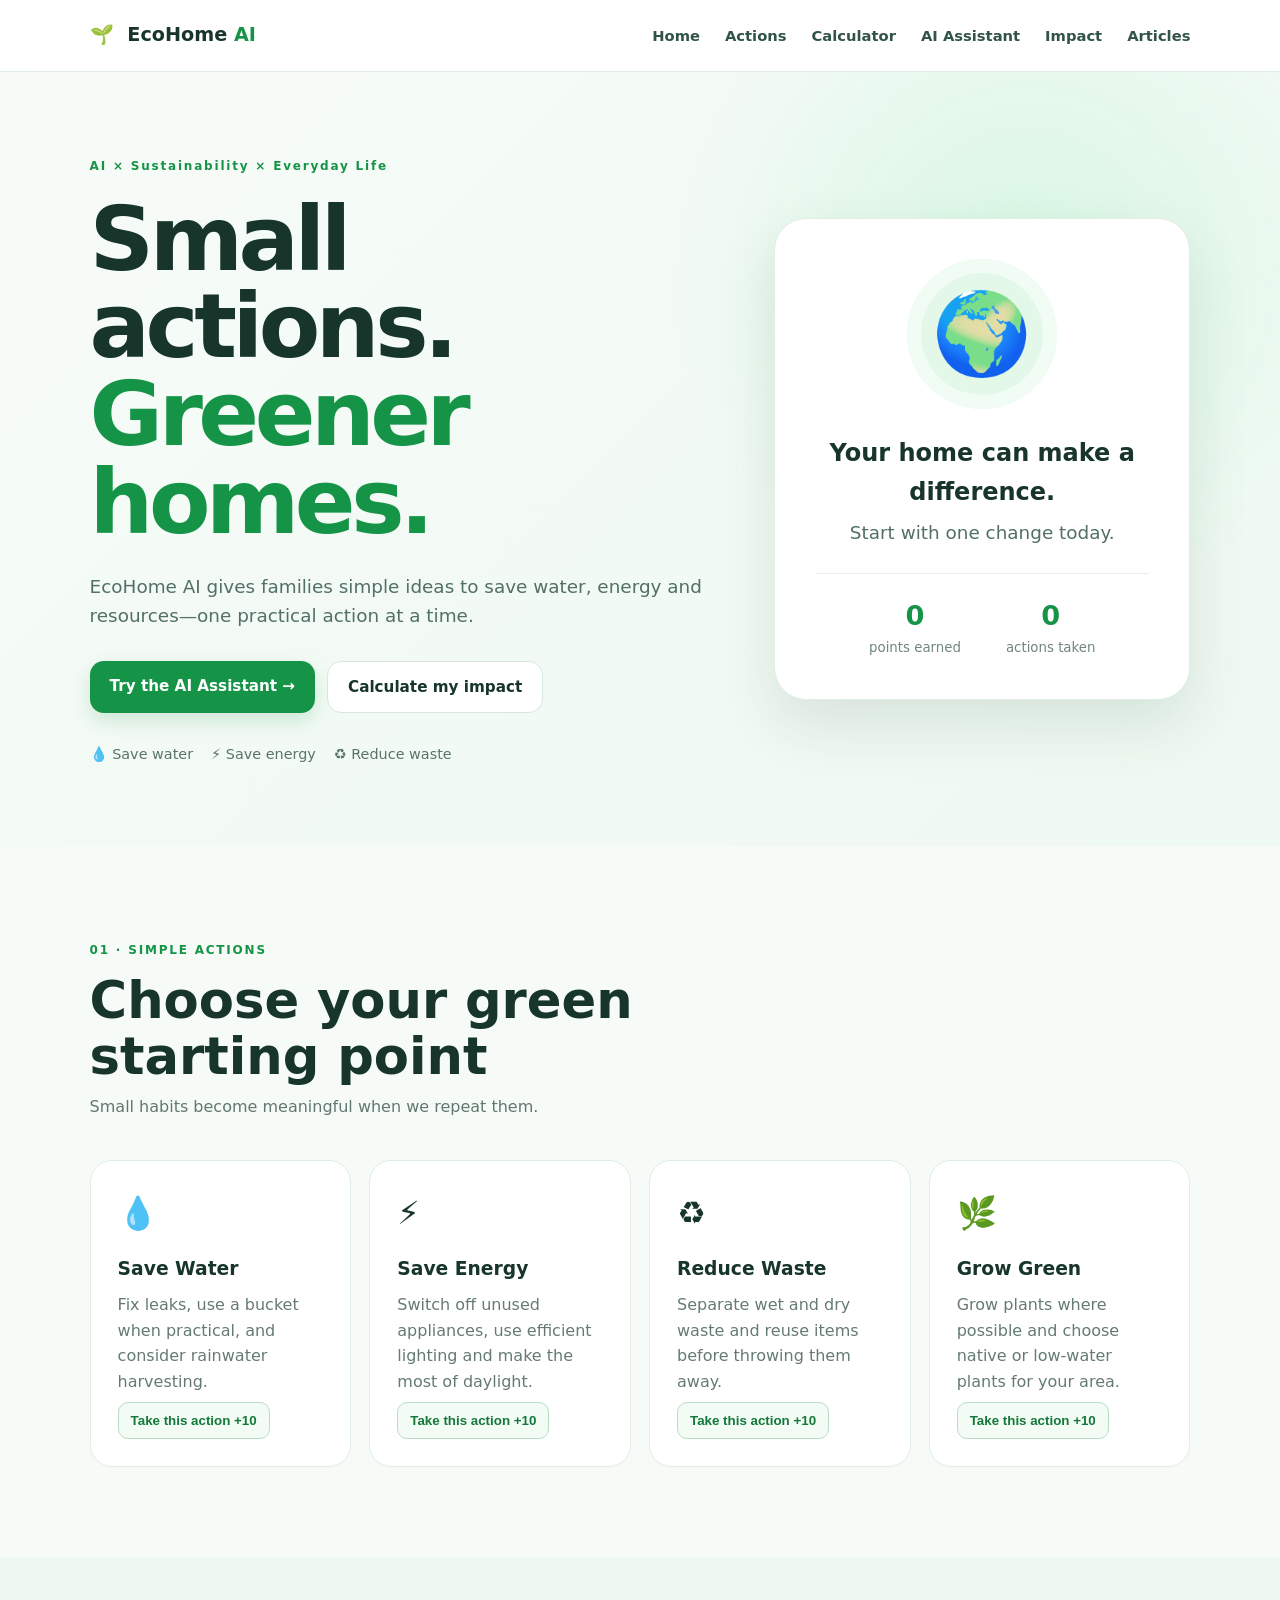
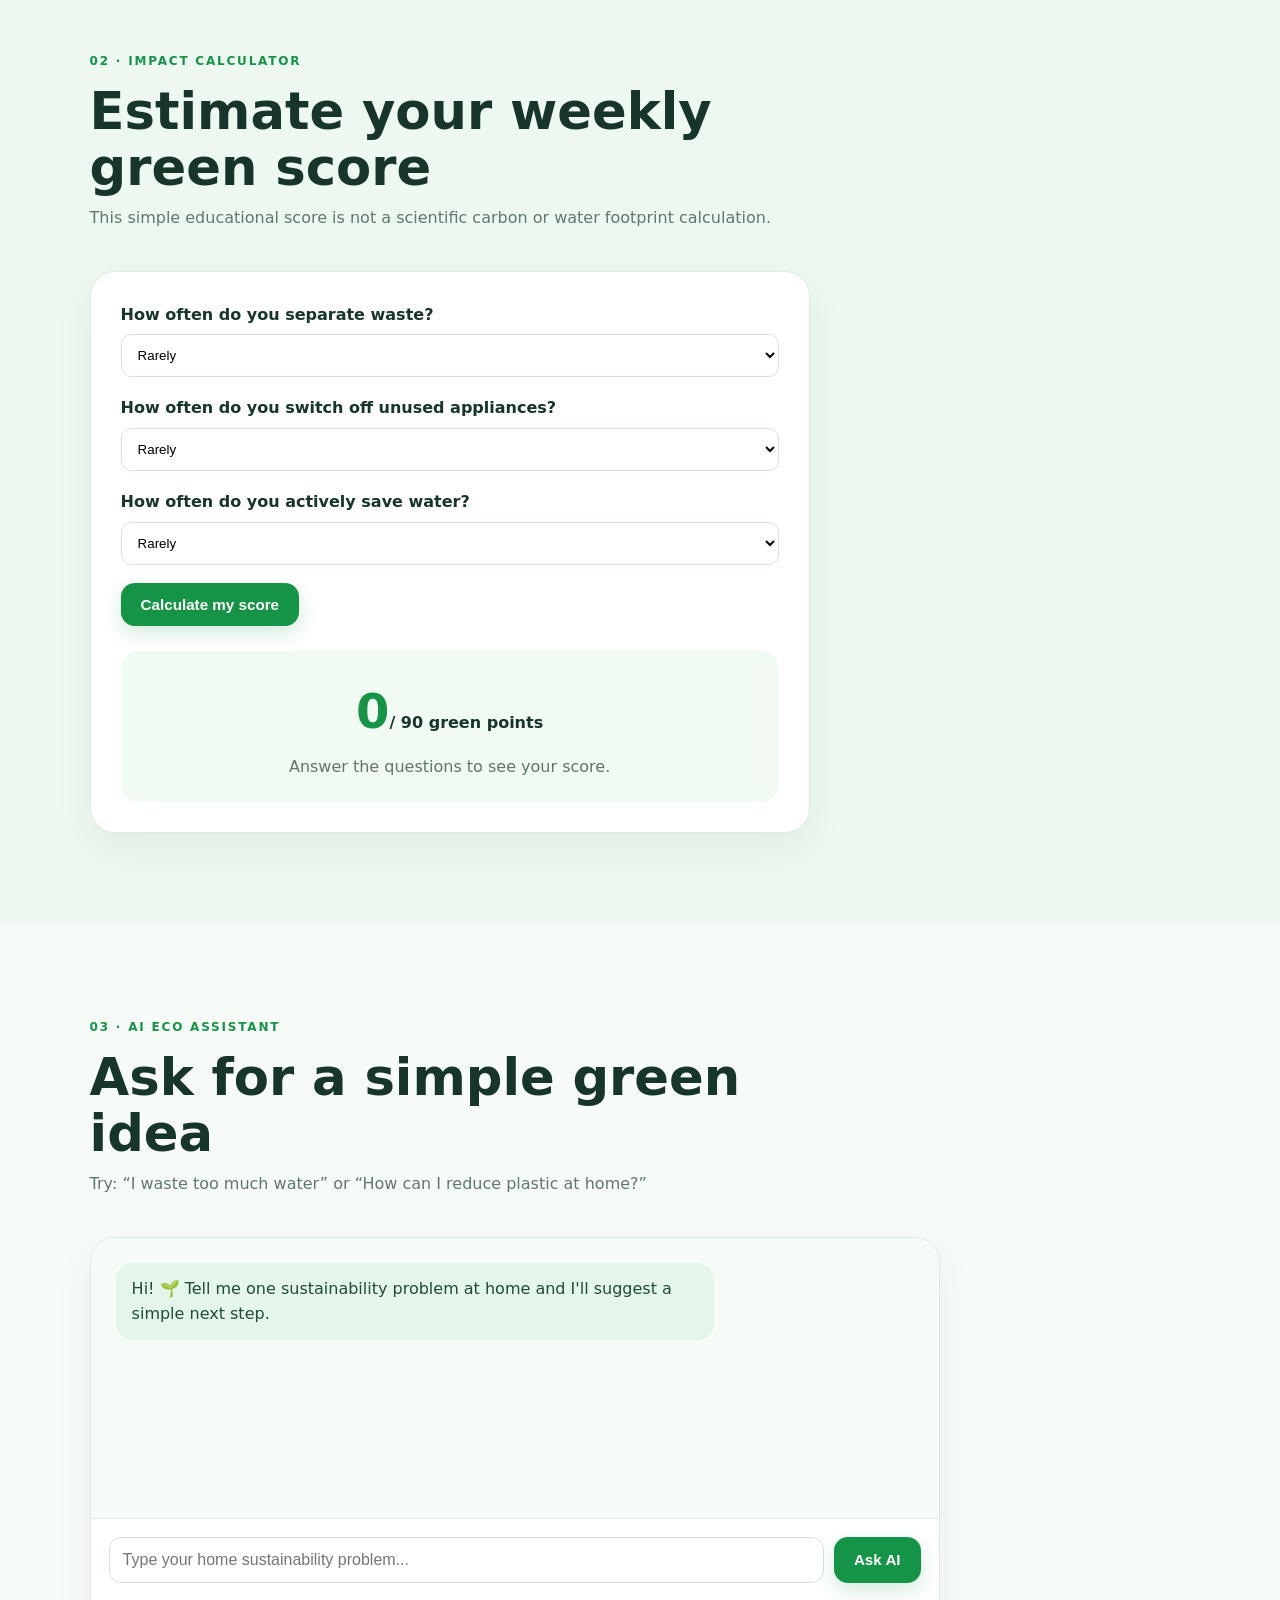
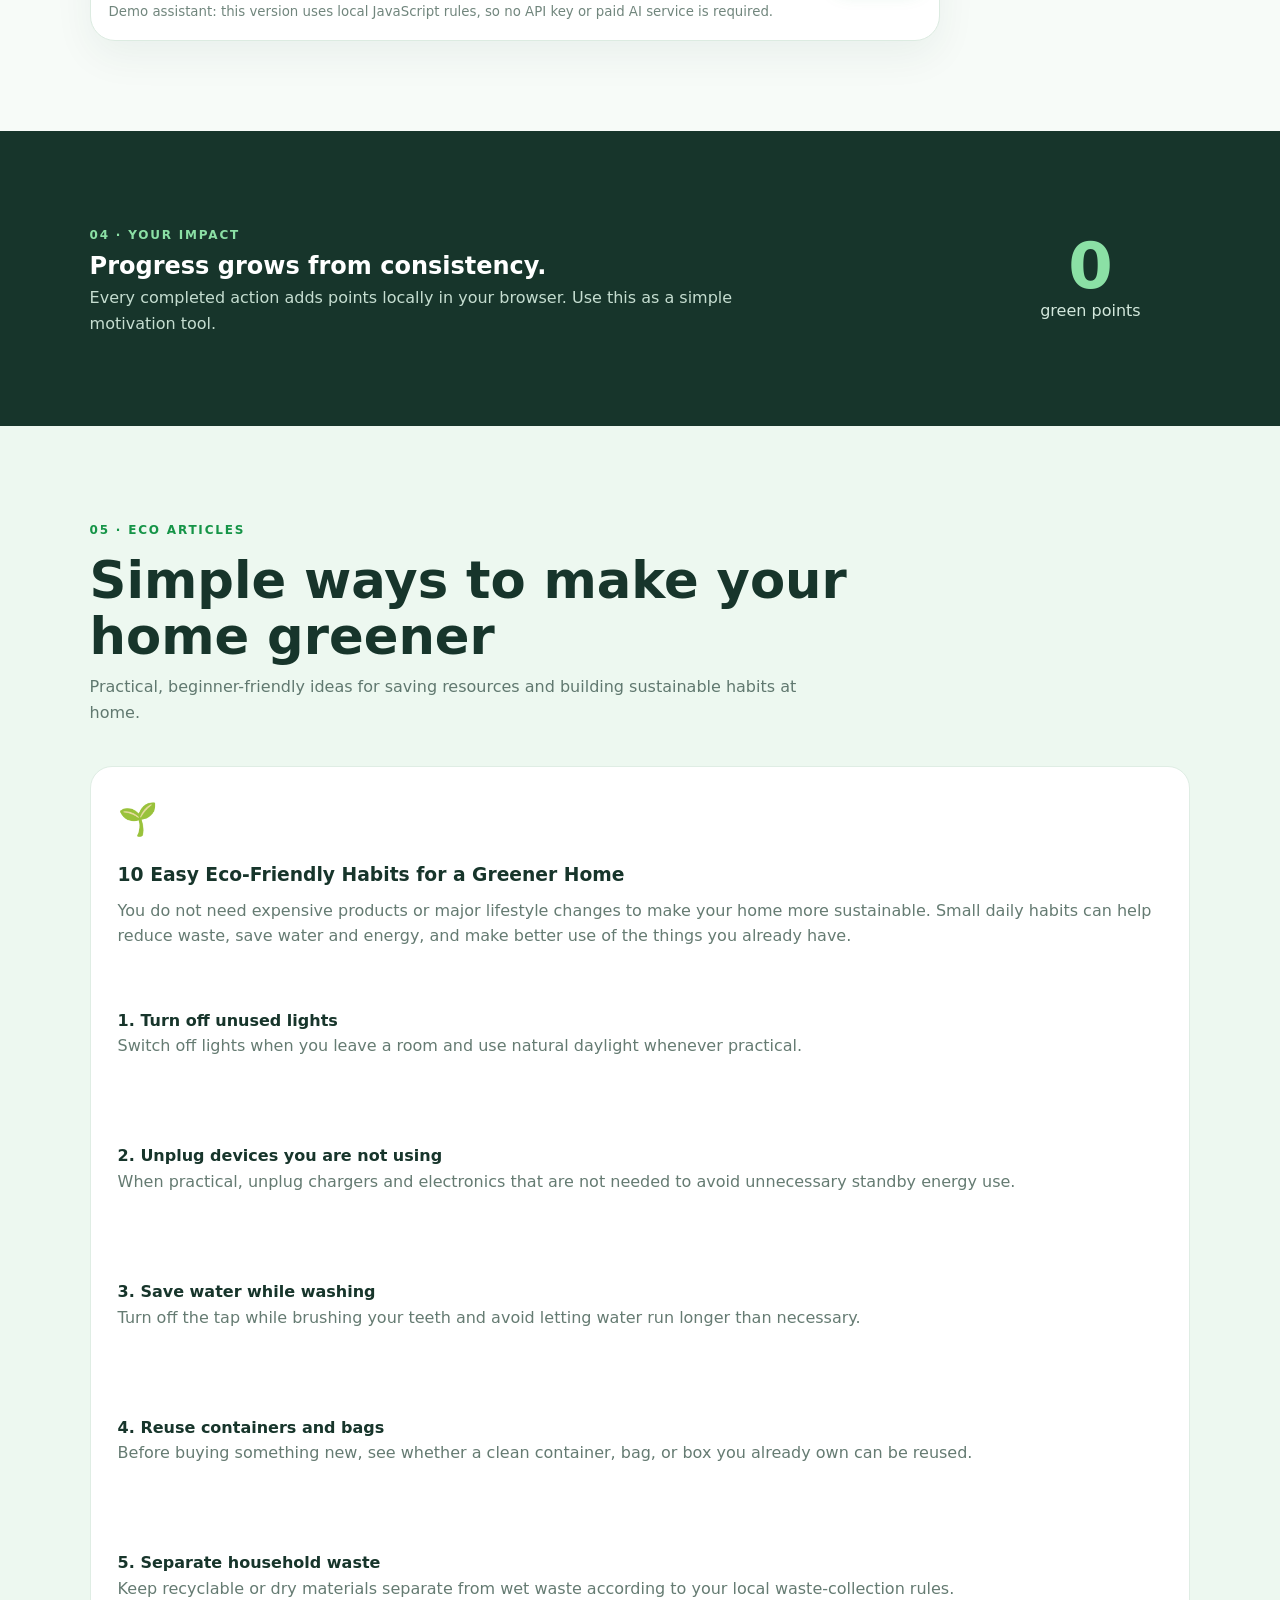
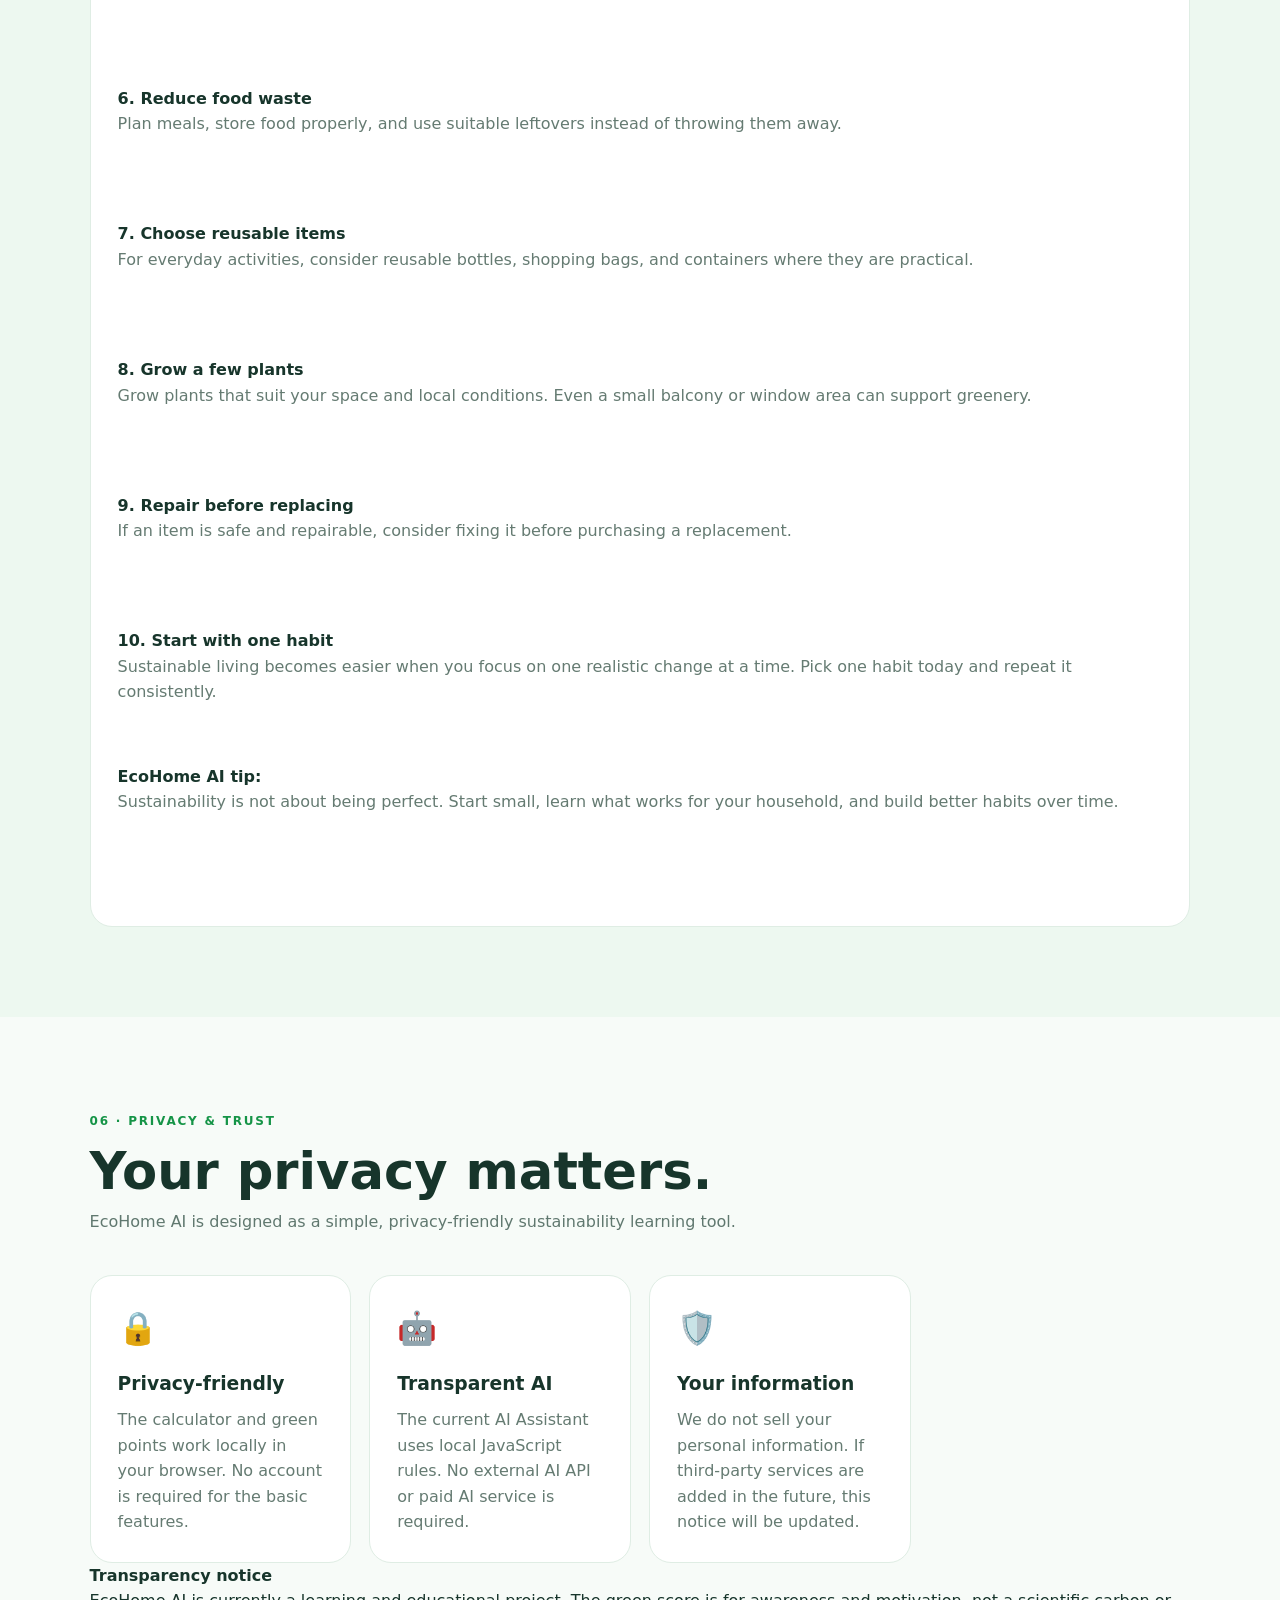
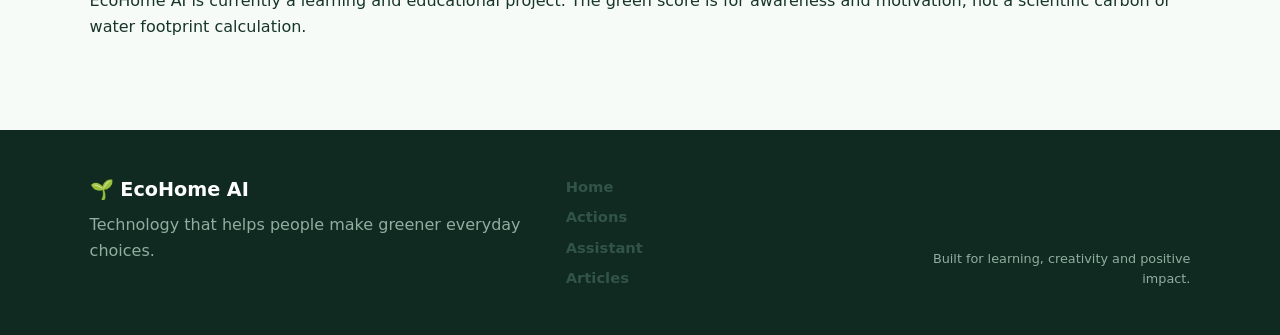
<file: Index.html>
<!DOCTYPE html>
<html lang="en">
<head>
  <meta charset="UTF-8" />
  <meta name="viewport" content="width=device-width, initial-scale=1.0" />
  <meta name="description" content="EcoHome AI helps households make simple, practical sustainable choices." />
  <title>EcoHome AI | Small Actions. Greener Homes.</title>
  <link rel="stylesheet" href="styles.css" />
</head>
<body>
  <header class="nav">
    <a class="brand" href="#home"><span>🌱</span> EcoHome <b>AI</b></a>
    <button class="menu" aria-label="Open menu">☰</button>
    <nav>
      <a href="#home">Home</a>
      <a href="#actions">Actions</a>
      <a href="#calculator">Calculator</a>
      <a href="#assistant">AI Assistant</a>
      <a href="#impact">Impact</a>
      <a href="#articles">Articles</a>
    </nav>
  </header>

  <main>
    <section id="home" class="hero">
      <div class="hero-copy">
        <span class="eyebrow">AI × Sustainability × Everyday Life</span>
        <h1>Small actions.<br><span>Greener homes.</span></h1>
        <p>EcoHome AI gives families simple ideas to save water, energy and resources—one practical action at a time.</p>
        <div class="hero-buttons">
          <a class="btn primary" href="#assistant">Try the AI Assistant →</a>
          <a class="btn secondary" href="#calculator">Calculate my impact</a>
        </div>
        <div class="trust-row">
          <span>💧 Save water</span><span>⚡ Save energy</span><span>♻️ Reduce waste</span>
        </div>
      </div>
      <div class="hero-card">
        <div class="orb">🌍</div>
        <h3>Your home can make a difference.</h3>
        <p>Start with one change today.</p>
        <div class="mini-stats"><div><strong id="heroPoints">0</strong><small>points earned</small></div><div><strong id="heroActions">0</strong><small>actions taken</small></div></div>
      </div>
    </section>

    <section id="actions" class="section">
      <div class="section-head">
        <span class="eyebrow">01 · SIMPLE ACTIONS</span>
        <h2>Choose your green starting point</h2>
        <p>Small habits become meaningful when we repeat them.</p>
      </div>
      <div class="cards">
        <article class="card">
          <div class="icon">💧</div><h3>Save Water</h3>
          <p>Fix leaks, use a bucket when practical, and consider rainwater harvesting.</p>
          <button class="action-btn" data-points="10">Take this action +10</button>
        </article>
        <article class="card">
          <div class="icon">⚡</div><h3>Save Energy</h3>
          <p>Switch off unused appliances, use efficient lighting and make the most of daylight.</p>
          <button class="action-btn" data-points="10">Take this action +10</button>
        </article>
        <article class="card">
          <div class="icon">♻️</div><h3>Reduce Waste</h3>
          <p>Separate wet and dry waste and reuse items before throwing them away.</p>
          <button class="action-btn" data-points="10">Take this action +10</button>
        </article>
        <article class="card">
          <div class="icon">🌿</div><h3>Grow Green</h3>
          <p>Grow plants where possible and choose native or low-water plants for your area.</p>
          <button class="action-btn" data-points="10">Take this action +10</button>
        </article>
      </div>
    </section>

    <section id="calculator" class="section alt">
      <div class="section-head">
        <span class="eyebrow">02 · IMPACT CALCULATOR</span>
        <h2>Estimate your weekly green score</h2>
        <p>This simple educational score is not a scientific carbon or water footprint calculation.</p>
      </div>
      <div class="calculator">
        <label>How often do you separate waste?
          <select id="waste"><option value="0">Rarely</option><option value="10">Sometimes</option><option value="20">Usually</option><option value="30">Always</option></select>
        </label>
        <label>How often do you switch off unused appliances?
          <select id="energy"><option value="0">Rarely</option><option value="10">Sometimes</option><option value="20">Usually</option><option value="30">Always</option></select>
        </label>
        <label>How often do you actively save water?
          <select id="water"><option value="0">Rarely</option><option value="10">Sometimes</option><option value="20">Usually</option><option value="30">Always</option></select>
        </label>
        <button class="btn primary" id="calculate">Calculate my score</button>
        <div class="score" id="scoreBox"><strong id="score">0</strong><span>/ 90 green points</span><p id="scoreMessage">Answer the questions to see your score.</p></div>
      </div>
    </section>

    <section id="assistant" class="section">
      <div class="section-head">
        <span class="eyebrow">03 · AI ECO ASSISTANT</span>
        <h2>Ask for a simple green idea</h2>
        <p>Try: “I waste too much water” or “How can I reduce plastic at home?”</p>
      </div>
      <div class="assistant">
        <div class="chat" id="chat">
          <div class="bubble bot">Hi! 🌱 Tell me one sustainability problem at home and I'll suggest a simple next step.</div>
        </div>
        <form id="chatForm" class="chat-form">
          <input id="userInput" placeholder="Type your home sustainability problem..." autocomplete="off" />
          <button class="btn primary" type="submit">Ask AI</button>
        </form>
        <small class="note">Demo assistant: this version uses local JavaScript rules, so no API key or paid AI service is required.</small>
      </div>
    </section>

    <section id="impact" class="section impact">
      <div>
        <span class="eyebrow">04 · YOUR IMPACT</span>
        <h2>Progress grows from consistency.</h2>
        <p>Every completed action adds points locally in your browser. Use this as a simple motivation tool.</p>
      </div>
      <div class="impact-number"><strong id="impactPoints">0</strong><span>green points</span></div>
    </section>


    <!-- ARTICLES -->
    <section id="articles" class="section alt">
      <div class="section-head">
        <span class="eyebrow">05 · ECO ARTICLES</span>
        <h2>Simple ways to make your home greener</h2>
        <p>Practical, beginner-friendly ideas for saving resources and building sustainable habits at home.</p>
      </div>

      <article class="card">
        <div class="icon">🌱</div>
        <h3>10 Easy Eco-Friendly Habits for a Greener Home</h3>
        <p>
          You do not need expensive products or major lifestyle changes to make your
          home more sustainable. Small daily habits can help reduce waste, save
          water and energy, and make better use of the things you already have.
        </p>

        <h4>1. Turn off unused lights</h4>
        <p>Switch off lights when you leave a room and use natural daylight whenever practical.</p>

        <h4>2. Unplug devices you are not using</h4>
        <p>When practical, unplug chargers and electronics that are not needed to avoid unnecessary standby energy use.</p>

        <h4>3. Save water while washing</h4>
        <p>Turn off the tap while brushing your teeth and avoid letting water run longer than necessary.</p>

        <h4>4. Reuse containers and bags</h4>
        <p>Before buying something new, see whether a clean container, bag, or box you already own can be reused.</p>

        <h4>5. Separate household waste</h4>
        <p>Keep recyclable or dry materials separate from wet waste according to your local waste-collection rules.</p>

        <h4>6. Reduce food waste</h4>
        <p>Plan meals, store food properly, and use suitable leftovers instead of throwing them away.</p>

        <h4>7. Choose reusable items</h4>
        <p>For everyday activities, consider reusable bottles, shopping bags, and containers where they are practical.</p>

        <h4>8. Grow a few plants</h4>
        <p>Grow plants that suit your space and local conditions. Even a small balcony or window area can support greenery.</p>

        <h4>9. Repair before replacing</h4>
        <p>If an item is safe and repairable, consider fixing it before purchasing a replacement.</p>

        <h4>10. Start with one habit</h4>
        <p>
          Sustainable living becomes easier when you focus on one realistic change at a time.
          Pick one habit today and repeat it consistently.
        </p>

        <div class="privacy-note">
          <strong>EcoHome AI tip:</strong>
          <p>
            Sustainability is not about being perfect. Start small, learn what works
            for your household, and build better habits over time.
          </p>
        </div>
      </article>
    </section>

    <!-- PRIVACY & TRUST -->
    <section id="privacy" class="section privacy">
      <div class="section-head">
        <span class="eyebrow">06 · PRIVACY & TRUST</span>
        <h2>Your privacy matters.</h2>
        <p>
          EcoHome AI is designed as a simple, privacy-friendly
          sustainability learning tool.
        </p>
      </div>

      <div class="cards">
        <article class="card">
          <div class="icon">🔒</div>
          <h3>Privacy-friendly</h3>
          <p>
            The calculator and green points work locally in your
            browser. No account is required for the basic features.
          </p>
        </article>

        <article class="card">
          <div class="icon">🤖</div>
          <h3>Transparent AI</h3>
          <p>
            The current AI Assistant uses local JavaScript rules.
            No external AI API or paid AI service is required.
          </p>
        </article>

        <article class="card">
          <div class="icon">🛡️</div>
          <h3>Your information</h3>
          <p>
            We do not sell your personal information. If third-party
            services are added in the future, this notice will be updated.
          </p>
        </article>
      </div>

      <div class="privacy-note">
        <strong>Transparency notice</strong>
        <p>
          EcoHome AI is currently a learning and educational project.
          The green score is for awareness and motivation, not a
          scientific carbon or water footprint calculation.
        </p>
      </div>
    </section>

  </main>

  <footer>
    <div><strong>🌱 EcoHome AI</strong><p>Technology that helps people make greener everyday choices.</p></div>
    <div class="footer-links"><a href="#home">Home</a><a href="#actions">Actions</a><a href="#assistant">Assistant</a><a href="#articles">Articles</a></div>
    <p class="copyright">Built for learning, creativity and positive impact.</p>
  </footer>

  <script src="script.js"></script>
</body>
</html>
</file>
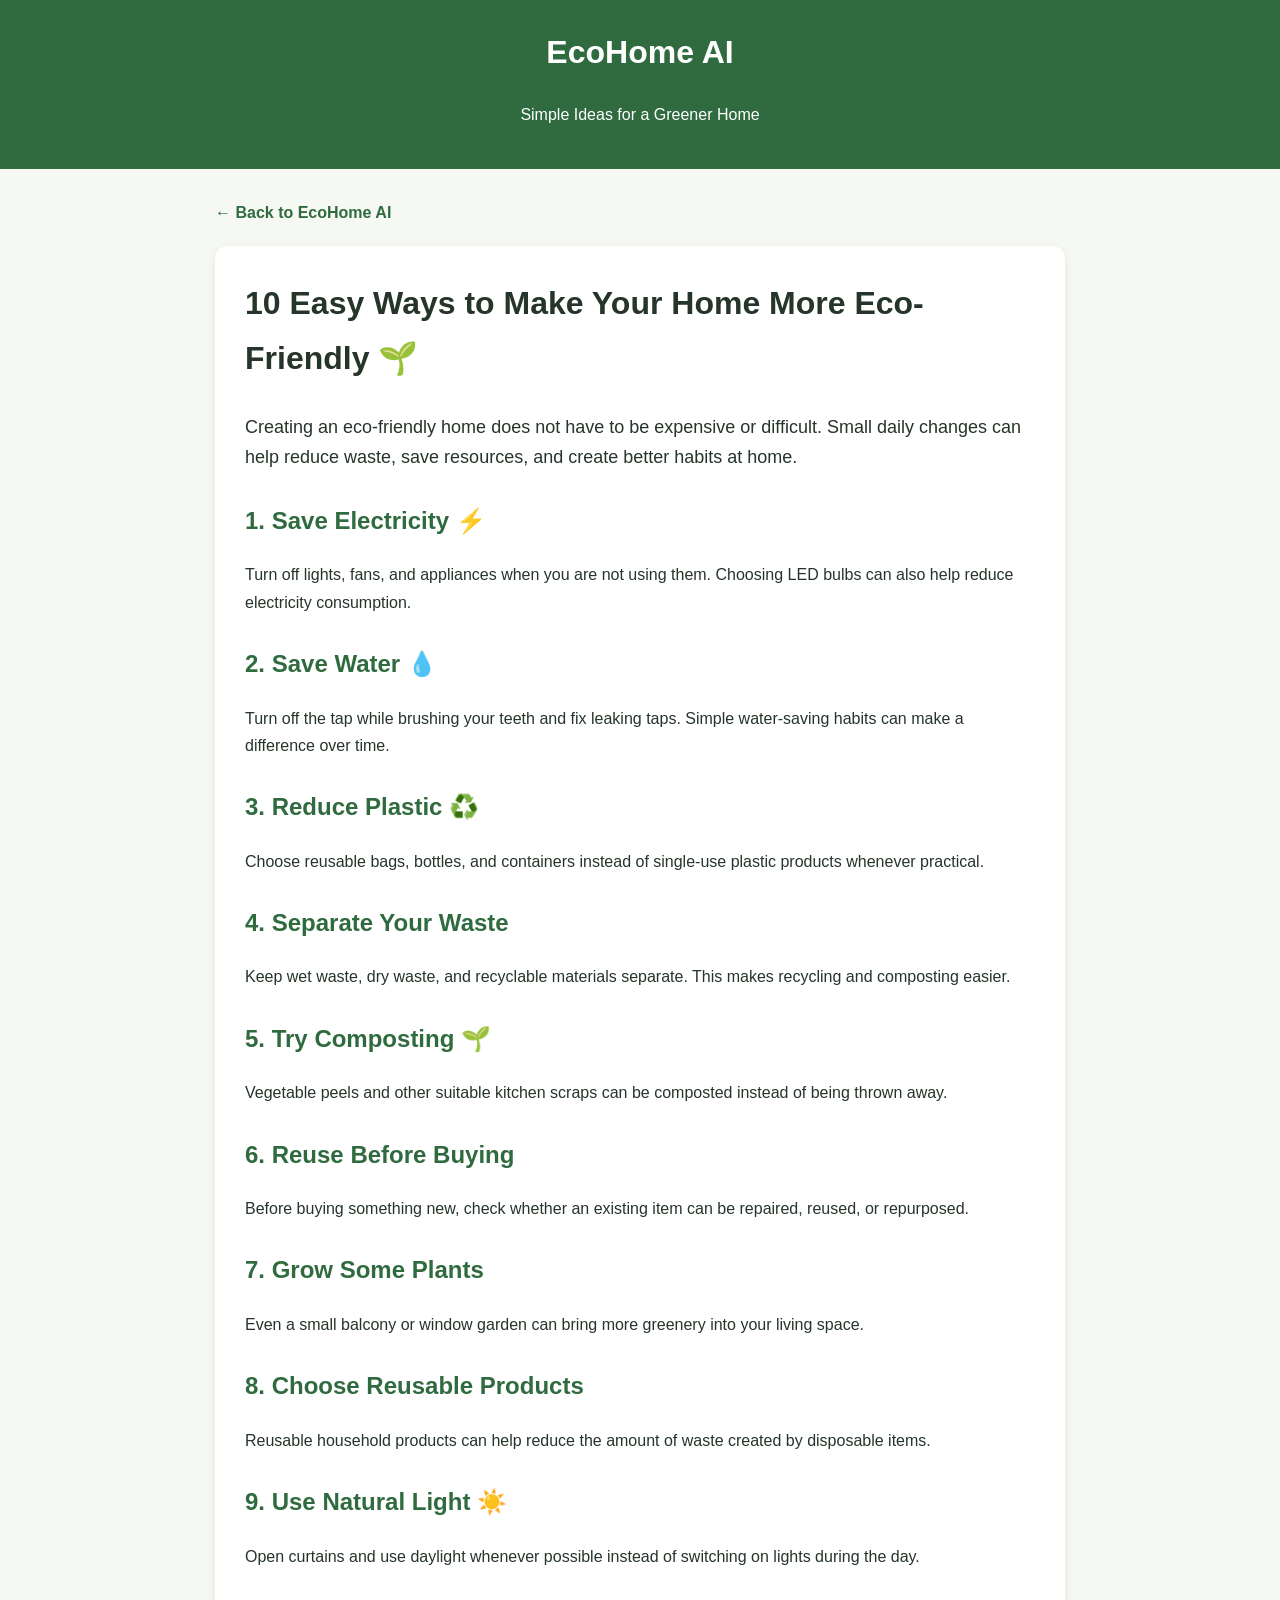
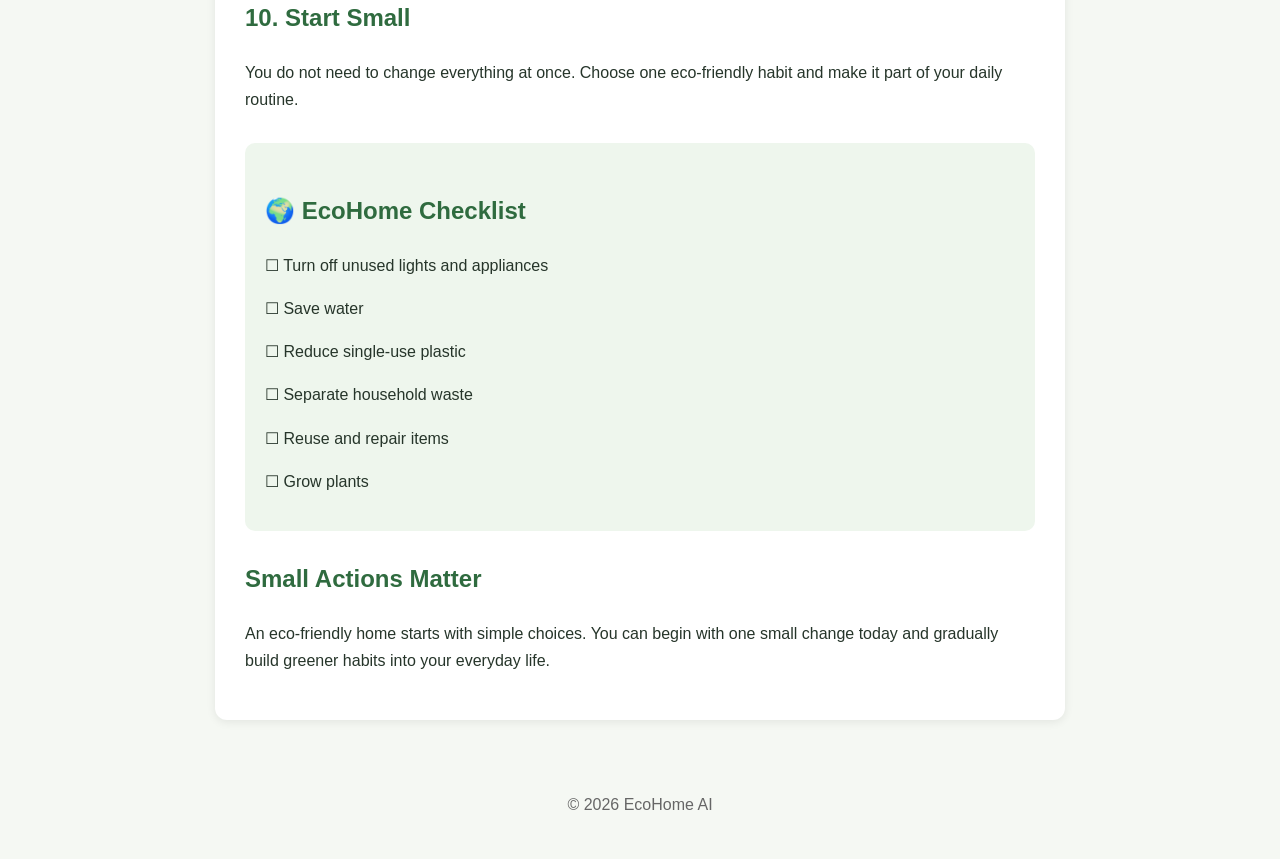
<file: eco-friendly-home.html>
<!DOCTYPE html>
<html lang="en">
<head>
  <meta charset="UTF-8">

  <meta name="viewport" content="width=device-width, initial-scale=1.0">

  <title>10 Easy Ways to Make Your Home More Eco-Friendly | EcoHome AI</title>

  <meta name="description"
        content="Discover 10 simple and practical ways to make your home more eco-friendly, save resources, reduce waste, and build greener daily habits.">

  <style>
    body {
      font-family: Arial, sans-serif;
      line-height: 1.7;
      margin: 0;
      background: #f5f8f3;
      color: #26352a;
    }

    header {
      background: #2f6b3f;
      color: white;
      padding: 25px 20px;
      text-align: center;
    }

    .container {
      max-width: 850px;
      margin: 30px auto;
      padding: 0 20px;
    }

    article {
      background: white;
      padding: 30px;
      border-radius: 12px;
      box-shadow: 0 2px 10px rgba(0,0,0,0.08);
    }

    h1 {
      margin-top: 0;
      font-size: 32px;
    }

    h2 {
      color: #2f6b3f;
      margin-top: 28px;
    }

    .intro {
      font-size: 18px;
    }

    .back {
      display: inline-block;
      margin-bottom: 20px;
      color: #2f6b3f;
      text-decoration: none;
      font-weight: bold;
    }

    .checklist {
      background: #eef6ed;
      padding: 20px;
      border-radius: 10px;
      margin-top: 30px;
    }

    footer {
      text-align: center;
      padding: 25px;
      color: #666;
    }

    @media (max-width: 600px) {
      article {
        padding: 20px;
      }

      h1 {
        font-size: 26px;
      }
    }
  </style>
</head>

<body>

<header>
  <h1>EcoHome AI</h1>
  <p>Simple Ideas for a Greener Home</p>
</header>

<div class="container">

  <a class="back" href="index.html">← Back to EcoHome AI</a>

  <article>

    <h1>10 Easy Ways to Make Your Home More Eco-Friendly 🌱</h1>

    <p class="intro">
      Creating an eco-friendly home does not have to be expensive or difficult.
      Small daily changes can help reduce waste, save resources, and create
      better habits at home.
    </p>

    <h2>1. Save Electricity ⚡</h2>
    <p>
      Turn off lights, fans, and appliances when you are not using them.
      Choosing LED bulbs can also help reduce electricity consumption.
    </p>

    <h2>2. Save Water 💧</h2>
    <p>
      Turn off the tap while brushing your teeth and fix leaking taps.
      Simple water-saving habits can make a difference over time.
    </p>

    <h2>3. Reduce Plastic ♻️</h2>
    <p>
      Choose reusable bags, bottles, and containers instead of
      single-use plastic products whenever practical.
    </p>

    <h2>4. Separate Your Waste</h2>
    <p>
      Keep wet waste, dry waste, and recyclable materials separate.
      This makes recycling and composting easier.
    </p>

    <h2>5. Try Composting 🌱</h2>
    <p>
      Vegetable peels and other suitable kitchen scraps can be composted
      instead of being thrown away.
    </p>

    <h2>6. Reuse Before Buying</h2>
    <p>
      Before buying something new, check whether an existing item can be
      repaired, reused, or repurposed.
    </p>

    <h2>7. Grow Some Plants</h2>
    <p>
      Even a small balcony or window garden can bring more greenery
      into your living space.
    </p>

    <h2>8. Choose Reusable Products</h2>
    <p>
      Reusable household products can help reduce the amount of waste
      created by disposable items.
    </p>

    <h2>9. Use Natural Light ☀️</h2>
    <p>
      Open curtains and use daylight whenever possible instead of
      switching on lights during the day.
    </p>

    <h2>10. Start Small</h2>
    <p>
      You do not need to change everything at once. Choose one
      eco-friendly habit and make it part of your daily routine.
    </p>

    <div class="checklist">

      <h2>🌍 EcoHome Checklist</h2>

      <p>☐ Turn off unused lights and appliances</p>
      <p>☐ Save water</p>
      <p>☐ Reduce single-use plastic</p>
      <p>☐ Separate household waste</p>
      <p>☐ Reuse and repair items</p>
      <p>☐ Grow plants</p>

    </div>

    <h2>Small Actions Matter</h2>

    <p>
      An eco-friendly home starts with simple choices. You can begin
      with one small change today and gradually build greener habits
      into your everyday life.
    </p>

  </article>

</div>

<footer>
  <p>© 2026 EcoHome AI</p>
</footer>

</body>
</html>
</file>
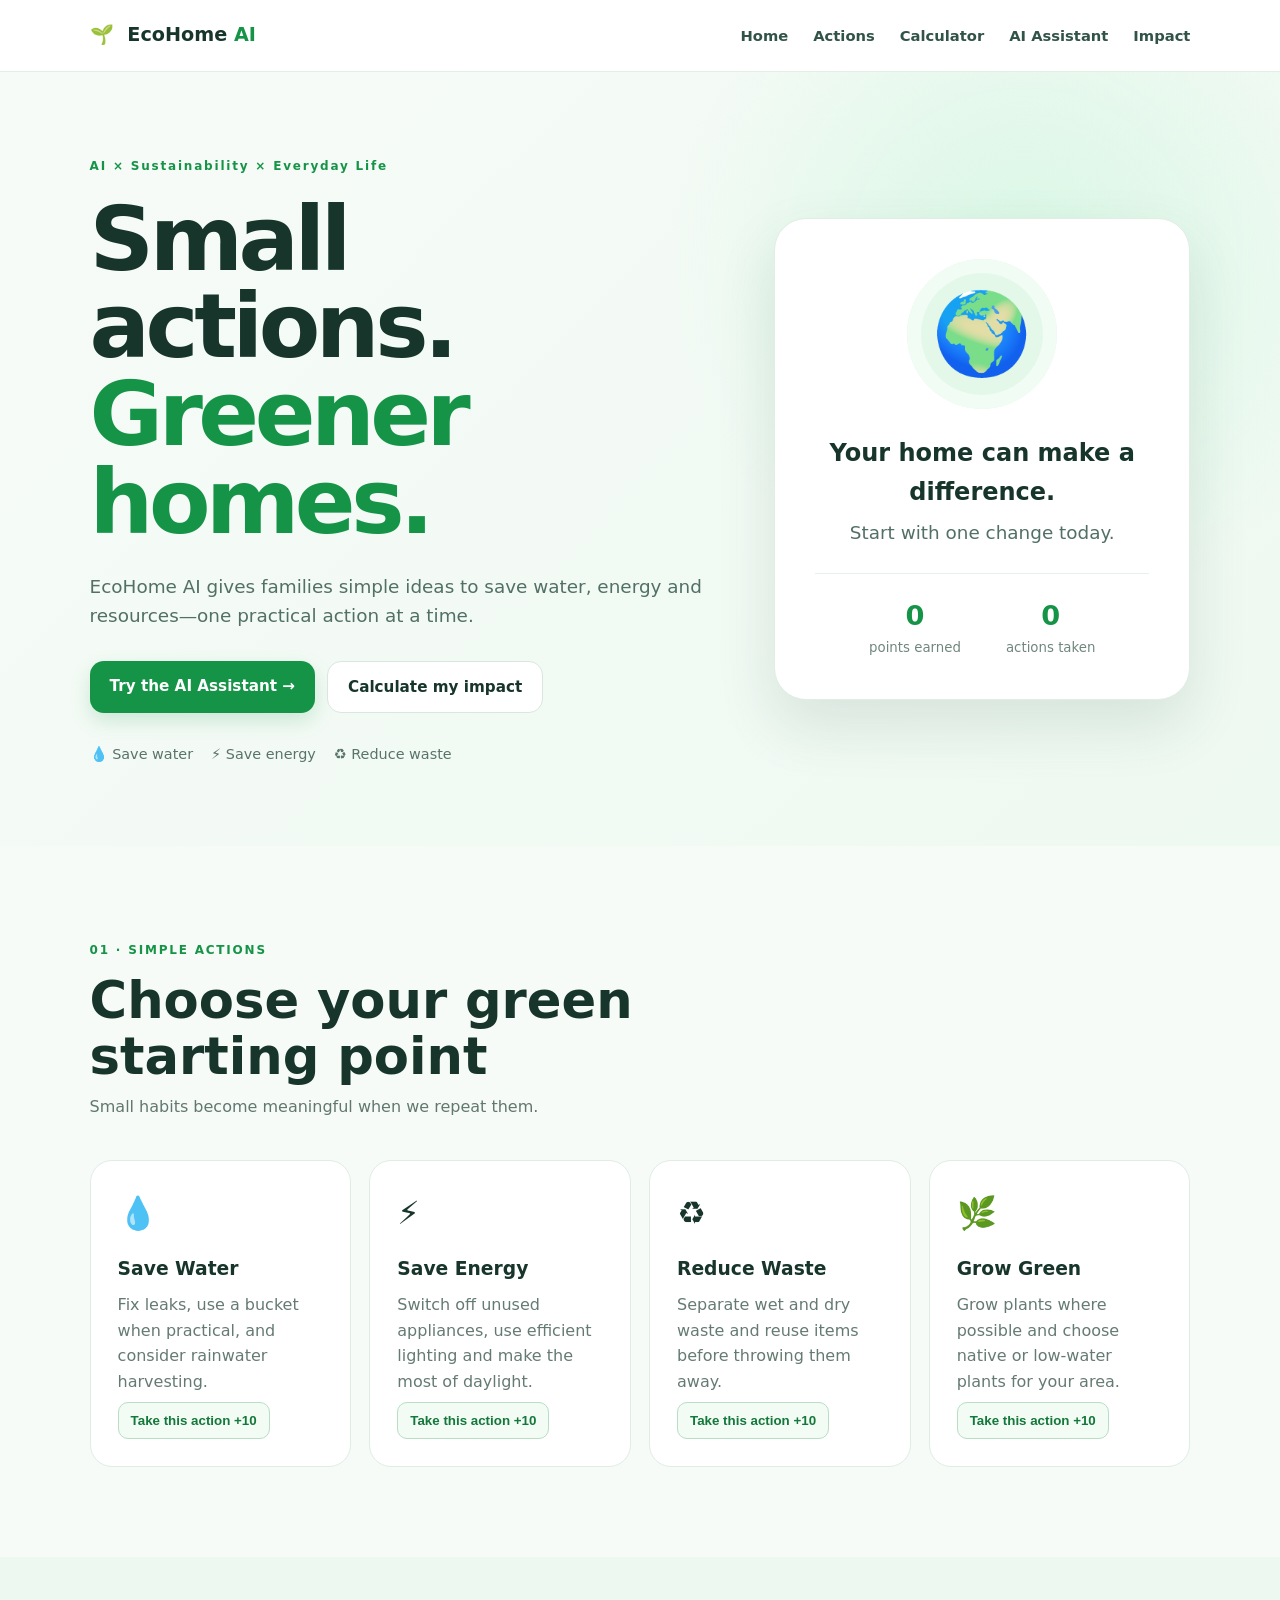
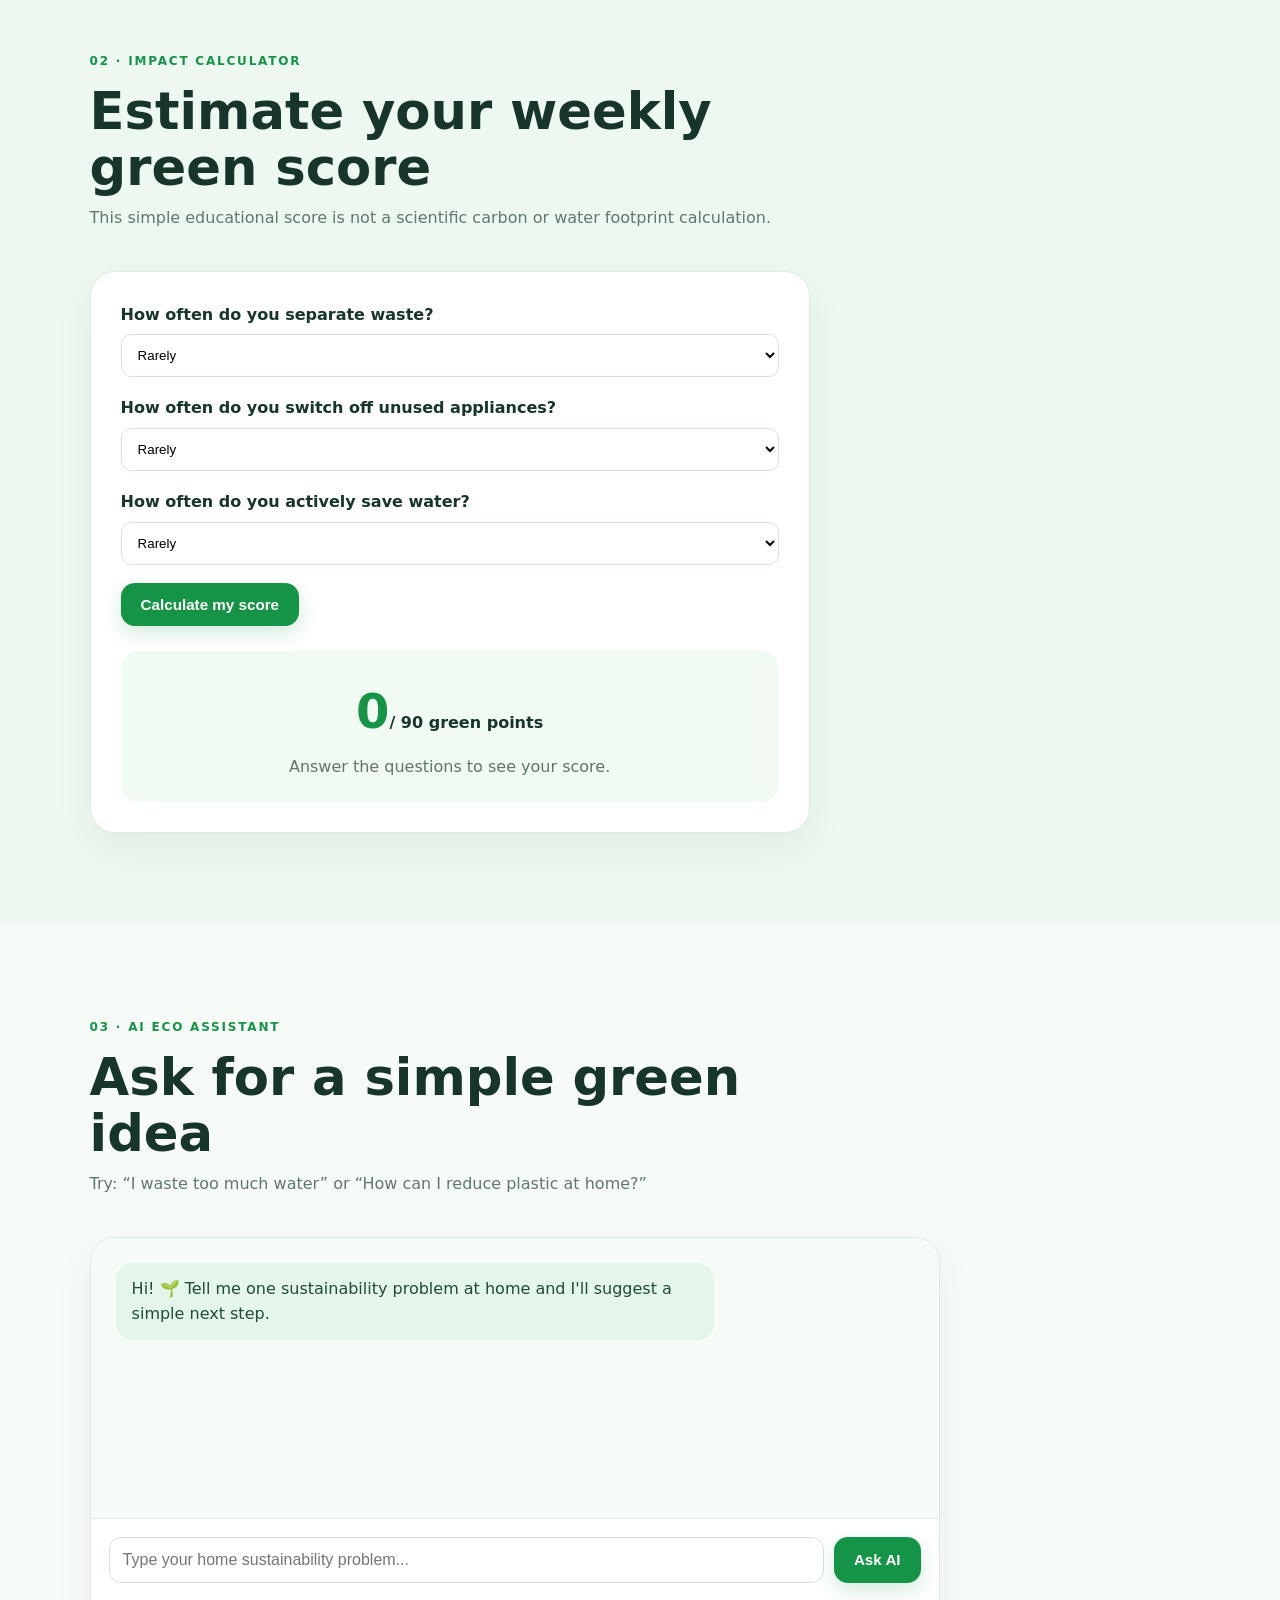
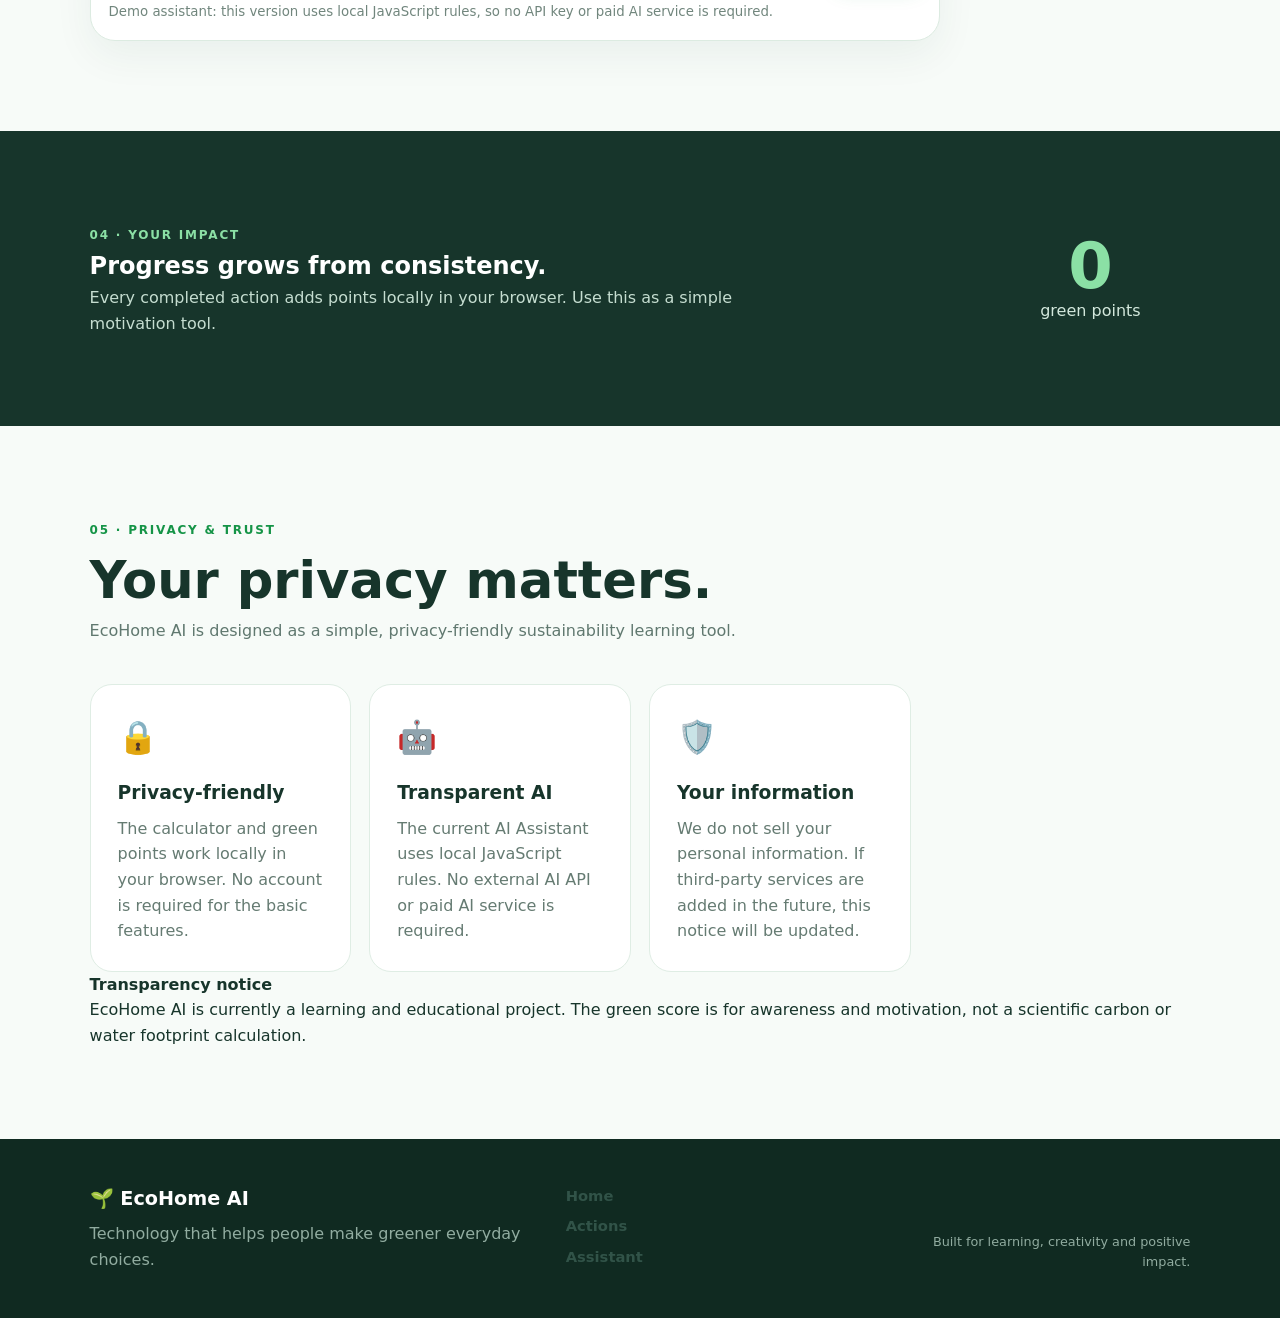
<file: index_with_privacy.html>
<!DOCTYPE html>
<html lang="en">
<head>
  <meta charset="UTF-8" />
  <meta name="viewport" content="width=device-width, initial-scale=1.0" />
  <meta name="description" content="EcoHome AI helps households make simple, practical sustainable choices." />
  <title>EcoHome AI | Small Actions. Greener Homes.</title>
  <link rel="stylesheet" href="styles.css" />
</head>
<body>
  <header class="nav">
    <a class="brand" href="#home"><span>🌱</span> EcoHome <b>AI</b></a>
    <button class="menu" aria-label="Open menu">☰</button>
    <nav>
      <a href="#home">Home</a>
      <a href="#actions">Actions</a>
      <a href="#calculator">Calculator</a>
      <a href="#assistant">AI Assistant</a>
      <a href="#impact">Impact</a>
    </nav>
  </header>

  <main>
    <section id="home" class="hero">
      <div class="hero-copy">
        <span class="eyebrow">AI × Sustainability × Everyday Life</span>
        <h1>Small actions.<br><span>Greener homes.</span></h1>
        <p>EcoHome AI gives families simple ideas to save water, energy and resources—one practical action at a time.</p>
        <div class="hero-buttons">
          <a class="btn primary" href="#assistant">Try the AI Assistant →</a>
          <a class="btn secondary" href="#calculator">Calculate my impact</a>
        </div>
        <div class="trust-row">
          <span>💧 Save water</span><span>⚡ Save energy</span><span>♻️ Reduce waste</span>
        </div>
      </div>
      <div class="hero-card">
        <div class="orb">🌍</div>
        <h3>Your home can make a difference.</h3>
        <p>Start with one change today.</p>
        <div class="mini-stats"><div><strong id="heroPoints">0</strong><small>points earned</small></div><div><strong id="heroActions">0</strong><small>actions taken</small></div></div>
      </div>
    </section>

    <section id="actions" class="section">
      <div class="section-head">
        <span class="eyebrow">01 · SIMPLE ACTIONS</span>
        <h2>Choose your green starting point</h2>
        <p>Small habits become meaningful when we repeat them.</p>
      </div>
      <div class="cards">
        <article class="card">
          <div class="icon">💧</div><h3>Save Water</h3>
          <p>Fix leaks, use a bucket when practical, and consider rainwater harvesting.</p>
          <button class="action-btn" data-points="10">Take this action +10</button>
        </article>
        <article class="card">
          <div class="icon">⚡</div><h3>Save Energy</h3>
          <p>Switch off unused appliances, use efficient lighting and make the most of daylight.</p>
          <button class="action-btn" data-points="10">Take this action +10</button>
        </article>
        <article class="card">
          <div class="icon">♻️</div><h3>Reduce Waste</h3>
          <p>Separate wet and dry waste and reuse items before throwing them away.</p>
          <button class="action-btn" data-points="10">Take this action +10</button>
        </article>
        <article class="card">
          <div class="icon">🌿</div><h3>Grow Green</h3>
          <p>Grow plants where possible and choose native or low-water plants for your area.</p>
          <button class="action-btn" data-points="10">Take this action +10</button>
        </article>
      </div>
    </section>

    <section id="calculator" class="section alt">
      <div class="section-head">
        <span class="eyebrow">02 · IMPACT CALCULATOR</span>
        <h2>Estimate your weekly green score</h2>
        <p>This simple educational score is not a scientific carbon or water footprint calculation.</p>
      </div>
      <div class="calculator">
        <label>How often do you separate waste?
          <select id="waste"><option value="0">Rarely</option><option value="10">Sometimes</option><option value="20">Usually</option><option value="30">Always</option></select>
        </label>
        <label>How often do you switch off unused appliances?
          <select id="energy"><option value="0">Rarely</option><option value="10">Sometimes</option><option value="20">Usually</option><option value="30">Always</option></select>
        </label>
        <label>How often do you actively save water?
          <select id="water"><option value="0">Rarely</option><option value="10">Sometimes</option><option value="20">Usually</option><option value="30">Always</option></select>
        </label>
        <button class="btn primary" id="calculate">Calculate my score</button>
        <div class="score" id="scoreBox"><strong id="score">0</strong><span>/ 90 green points</span><p id="scoreMessage">Answer the questions to see your score.</p></div>
      </div>
    </section>

    <section id="assistant" class="section">
      <div class="section-head">
        <span class="eyebrow">03 · AI ECO ASSISTANT</span>
        <h2>Ask for a simple green idea</h2>
        <p>Try: “I waste too much water” or “How can I reduce plastic at home?”</p>
      </div>
      <div class="assistant">
        <div class="chat" id="chat">
          <div class="bubble bot">Hi! 🌱 Tell me one sustainability problem at home and I'll suggest a simple next step.</div>
        </div>
        <form id="chatForm" class="chat-form">
          <input id="userInput" placeholder="Type your home sustainability problem..." autocomplete="off" />
          <button class="btn primary" type="submit">Ask AI</button>
        </form>
        <small class="note">Demo assistant: this version uses local JavaScript rules, so no API key or paid AI service is required.</small>
      </div>
    </section>

    <section id="impact" class="section impact">
      <div>
        <span class="eyebrow">04 · YOUR IMPACT</span>
        <h2>Progress grows from consistency.</h2>
        <p>Every completed action adds points locally in your browser. Use this as a simple motivation tool.</p>
      </div>
      <div class="impact-number"><strong id="impactPoints">0</strong><span>green points</span></div>
    </section>

    <!-- PRIVACY & TRUST -->
    <section id="privacy" class="section privacy">
      <div class="section-head">
        <span class="eyebrow">05 · PRIVACY & TRUST</span>
        <h2>Your privacy matters.</h2>
        <p>
          EcoHome AI is designed as a simple, privacy-friendly
          sustainability learning tool.
        </p>
      </div>

      <div class="cards">
        <article class="card">
          <div class="icon">🔒</div>
          <h3>Privacy-friendly</h3>
          <p>
            The calculator and green points work locally in your
            browser. No account is required for the basic features.
          </p>
        </article>

        <article class="card">
          <div class="icon">🤖</div>
          <h3>Transparent AI</h3>
          <p>
            The current AI Assistant uses local JavaScript rules.
            No external AI API or paid AI service is required.
          </p>
        </article>

        <article class="card">
          <div class="icon">🛡️</div>
          <h3>Your information</h3>
          <p>
            We do not sell your personal information. If third-party
            services are added in the future, this notice will be updated.
          </p>
        </article>
      </div>

      <div class="privacy-note">
        <strong>Transparency notice</strong>
        <p>
          EcoHome AI is currently a learning and educational project.
          The green score is for awareness and motivation, not a
          scientific carbon or water footprint calculation.
        </p>
      </div>
    </section>

  </main>

  <footer>
    <div><strong>🌱 EcoHome AI</strong><p>Technology that helps people make greener everyday choices.</p></div>
    <div class="footer-links"><a href="#home">Home</a><a href="#actions">Actions</a><a href="#assistant">Assistant</a></div>
    <p class="copyright">Built for learning, creativity and positive impact.</p>
  </footer>

  <script src="script.js"></script>
</body>
</html>
</file>
<file: styles.css>
*{box-sizing:border-box;margin:0;padding:0}html{scroll-behavior:smooth}body{font-family:Inter,system-ui,-apple-system,BlinkMacSystemFont,"Segoe UI",sans-serif;color:#17352b;background:#f7fbf8;line-height:1.6}.nav{height:72px;display:flex;align-items:center;justify-content:space-between;padding:0 7%;background:rgba(255,255,255,.9);backdrop-filter:blur(12px);position:sticky;top:0;z-index:10;border-bottom:1px solid #e3eee7}.brand{font-size:1.2rem;font-weight:800;color:#17352b;text-decoration:none}.brand span{margin-right:7px}.brand b{color:#159447}.nav nav{display:flex;gap:25px}.nav nav a,.footer-links a{color:#315348;text-decoration:none;font-weight:600;font-size:.92rem}.menu{display:none;background:none;border:0;font-size:1.5rem}.hero{min-height:650px;padding:80px 7%;display:grid;grid-template-columns:1.2fr .8fr;gap:60px;align-items:center;background:radial-gradient(circle at 80% 25%,#d9f7e5,transparent 30%),linear-gradient(135deg,#f7fbf8,#eef9f1)}.eyebrow{font-size:.75rem;letter-spacing:.15em;font-weight:800;color:#159447}.hero h1{font-size:clamp(3rem,7vw,6.2rem);line-height:.98;margin:18px 0 25px;letter-spacing:-.05em}.hero h1 span{color:#159447}.hero p{max-width:620px;font-size:1.15rem;color:#527066}.hero-buttons{display:flex;gap:12px;flex-wrap:wrap;margin:30px 0}.btn{display:inline-block;border:0;border-radius:14px;padding:13px 20px;font-weight:800;text-decoration:none;cursor:pointer;font-size:.95rem}.primary{background:#159447;color:#fff;box-shadow:0 8px 20px rgba(21,148,71,.18)}.secondary{background:#fff;color:#17352b;border:1px solid #d8e8de}.trust-row{display:flex;gap:18px;flex-wrap:wrap;color:#59746a;font-size:.9rem}.hero-card{background:#fff;border:1px solid #e0eee5;border-radius:32px;padding:40px;box-shadow:0 25px 60px rgba(22,70,46,.12);text-align:center}.orb{width:150px;height:150px;border-radius:50%;margin:0 auto 25px;display:grid;place-items:center;font-size:5rem;background:#e3f8e9;box-shadow:inset 0 0 0 14px #f1fcf4}.hero-card h3{font-size:1.5rem}.hero-card p{margin:7px 0 25px}.mini-stats{display:flex;justify-content:center;gap:45px;border-top:1px solid #e8f0eb;padding-top:20px}.mini-stats div{display:grid}.mini-stats strong{font-size:1.7rem;color:#159447}.mini-stats small{color:#70877d}.section{padding:90px 7%}.alt{background:#edf8f0}.section-head{max-width:760px;margin-bottom:40px}.section-head h2{font-size:clamp(2rem,4vw,3.3rem);line-height:1.1;margin:10px 0}.section-head p{color:#60786f}.cards{display:grid;grid-template-columns:repeat(4,1fr);gap:18px}.card{background:#fff;border:1px solid #dfede4;border-radius:22px;padding:27px;transition:.2s}.card:hover{transform:translateY(-5px);box-shadow:0 15px 35px rgba(20,80,45,.09)}.icon{font-size:2rem;margin-bottom:15px}.card h3{margin-bottom:8px}.card p{color:#657b72;min-height:110px}.action-btn{border:1px solid #b9ddc5;background:#f2fbf4;color:#13783a;border-radius:10px;padding:10px 12px;font-weight:800;cursor:pointer}.calculator{max-width:720px;background:#fff;border-radius:25px;border:1px solid #dcebe1;padding:30px;box-shadow:0 15px 40px rgba(25,70,45,.06)}.calculator label{display:block;font-weight:700;margin-bottom:18px}.calculator select{display:block;width:100%;margin-top:7px;padding:12px;border:1px solid #d4e4da;border-radius:10px;background:#fff}.score{margin-top:25px;text-align:center;background:#f1faf3;border-radius:18px;padding:22px}.score strong{font-size:3rem;color:#159447}.score span{font-weight:700}.score p{color:#5f776d;margin-top:5px}.assistant{max-width:850px;border:1px solid #dcebe1;border-radius:25px;background:#fff;overflow:hidden;box-shadow:0 15px 40px rgba(25,70,45,.06)}.chat{min-height:280px;padding:25px;background:#f5fbf7}.bubble{max-width:75%;padding:13px 16px;border-radius:16px;margin-bottom:12px}.bot{background:#e4f5e9;color:#204c37}.user{background:#159447;color:#fff;margin-left:auto}.chat-form{display:flex;gap:10px;padding:18px;border-top:1px solid #e1eee5}.chat-form input{flex:1;border:1px solid #d4e4da;border-radius:12px;padding:13px;font-size:1rem}.note{display:block;padding:0 18px 18px;color:#71867d}.impact{display:flex;justify-content:space-between;align-items:center;gap:30px;background:#17352b;color:#fff}.impact .eyebrow{color:#8be0a5}.impact p{max-width:650px;color:#c5ddd0}.impact-number{text-align:center;min-width:200px}.impact-number strong{display:block;font-size:4rem;color:#8be0a5;line-height:1}.impact-number span{color:#d3e8dc}footer{padding:45px 7%;background:#102a21;color:#d7e8df;display:grid;grid-template-columns:1.5fr 1fr 1fr;gap:30px}footer strong{font-size:1.2rem;color:#fff}footer p{color:#91aca0;margin-top:7px}.footer-links{display:flex;flex-direction:column;gap:7px}.copyright{text-align:right;align-self:end;font-size:.8rem}@media(max-width:850px){.nav nav{display:none}.menu{display:block}.hero{grid-template-columns:1fr;padding-top:55px}.cards{grid-template-columns:1fr 1fr}.impact{flex-direction:column;align-items:flex-start}footer{grid-template-columns:1fr}.copyright{text-align:left}}@media(max-width:550px){.cards{grid-template-columns:1fr}.hero{padding-left:5%;padding-right:5%}.section{padding:65px 5%}.hero h1{font-size:3.4rem}.hero-card{padding:28px}.chat-form{flex-direction:column}}
</file>
